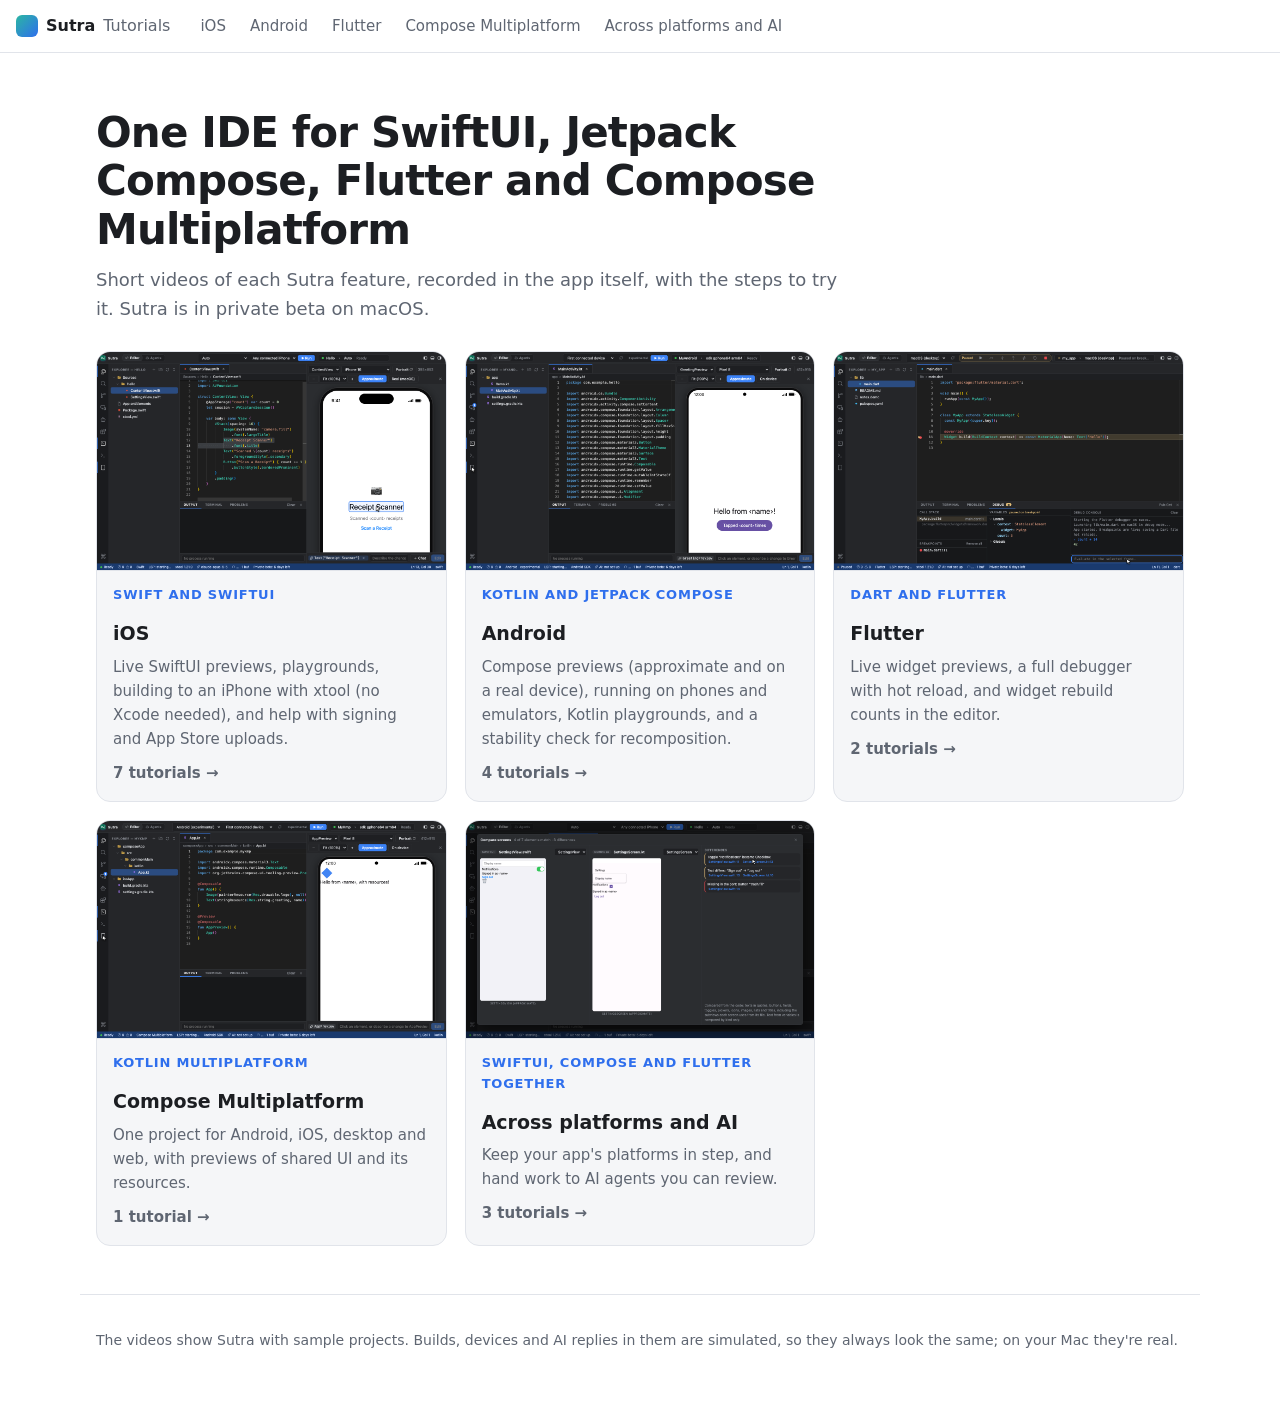
<file: index.html>
<!doctype html>
<html lang="en">
<head>
<meta charset="utf-8">
<meta name="viewport" content="width=device-width, initial-scale=1">
<title>Sutra Tutorials</title>
<meta name="description" content="One IDE for SwiftUI, Jetpack Compose, Flutter and Compose Multiplatform">
<link rel="stylesheet" href="style.css">
</head>
<body>
<nav class="nav" aria-label="Platforms">
  <a class="brand" href="index.html"><span class="logo" aria-hidden="true"></span>Sutra <span>Tutorials</span></a>
  <div class="links"><a href="ios.html">iOS</a><a href="android.html">Android</a><a href="flutter.html">Flutter</a><a href="multiplatform.html">Compose Multiplatform</a><a href="cross-platform.html">Across platforms and AI</a></div>
</nav>
<main>
<header class="hero">
  <h1>One IDE for SwiftUI, Jetpack Compose, Flutter and Compose Multiplatform</h1>
  <p>Short videos of each Sutra feature, recorded in the app itself, with the steps to try it. Sutra is in private beta on macOS.</p>
</header>
<section class="cards" aria-label="Platforms">
  <a class="card" href="ios.html">
    <img src="media/swiftui-preview.png" alt="" loading="lazy" width="640" height="400">
    <span class="card-body">
      <span class="eyebrow">Swift and SwiftUI</span>
      <strong>iOS</strong>
      <span>Live SwiftUI previews, playgrounds, building to an iPhone with xtool (no Xcode needed), and help with signing and App Store uploads.</span>
      <span class="count">7 tutorials →</span>
    </span>
  </a>
  <a class="card" href="android.html">
    <img src="media/compose-preview.png" alt="" loading="lazy" width="640" height="400">
    <span class="card-body">
      <span class="eyebrow">Kotlin and Jetpack Compose</span>
      <strong>Android</strong>
      <span>Compose previews (approximate and on a real device), running on phones and emulators, Kotlin playgrounds, and a stability check for recomposition.</span>
      <span class="count">4 tutorials →</span>
    </span>
  </a>
  <a class="card" href="flutter.html">
    <img src="media/flutter-debugging.png" alt="" loading="lazy" width="640" height="400">
    <span class="card-body">
      <span class="eyebrow">Dart and Flutter</span>
      <strong>Flutter</strong>
      <span>Live widget previews, a full debugger with hot reload, and widget rebuild counts in the editor.</span>
      <span class="count">2 tutorials →</span>
    </span>
  </a>
  <a class="card" href="multiplatform.html">
    <img src="media/kmp-targets.png" alt="" loading="lazy" width="640" height="400">
    <span class="card-body">
      <span class="eyebrow">Kotlin Multiplatform</span>
      <strong>Compose Multiplatform</strong>
      <span>One project for Android, iOS, desktop and web, with previews of shared UI and its resources.</span>
      <span class="count">1 tutorial →</span>
    </span>
  </a>
  <a class="card" href="cross-platform.html">
    <img src="media/compare-screens.png" alt="" loading="lazy" width="640" height="400">
    <span class="card-body">
      <span class="eyebrow">SwiftUI, Compose and Flutter together</span>
      <strong>Across platforms and AI</strong>
      <span>Keep your app's platforms in step, and hand work to AI agents you can review.</span>
      <span class="count">3 tutorials →</span>
    </span>
  </a>
</section>
</main>
<footer class="foot"><p>The videos show Sutra with sample projects. Builds, devices and AI replies in them are simulated, so they always look the same; on your Mac they're real.</p></footer>
</body>
</html>
</file>
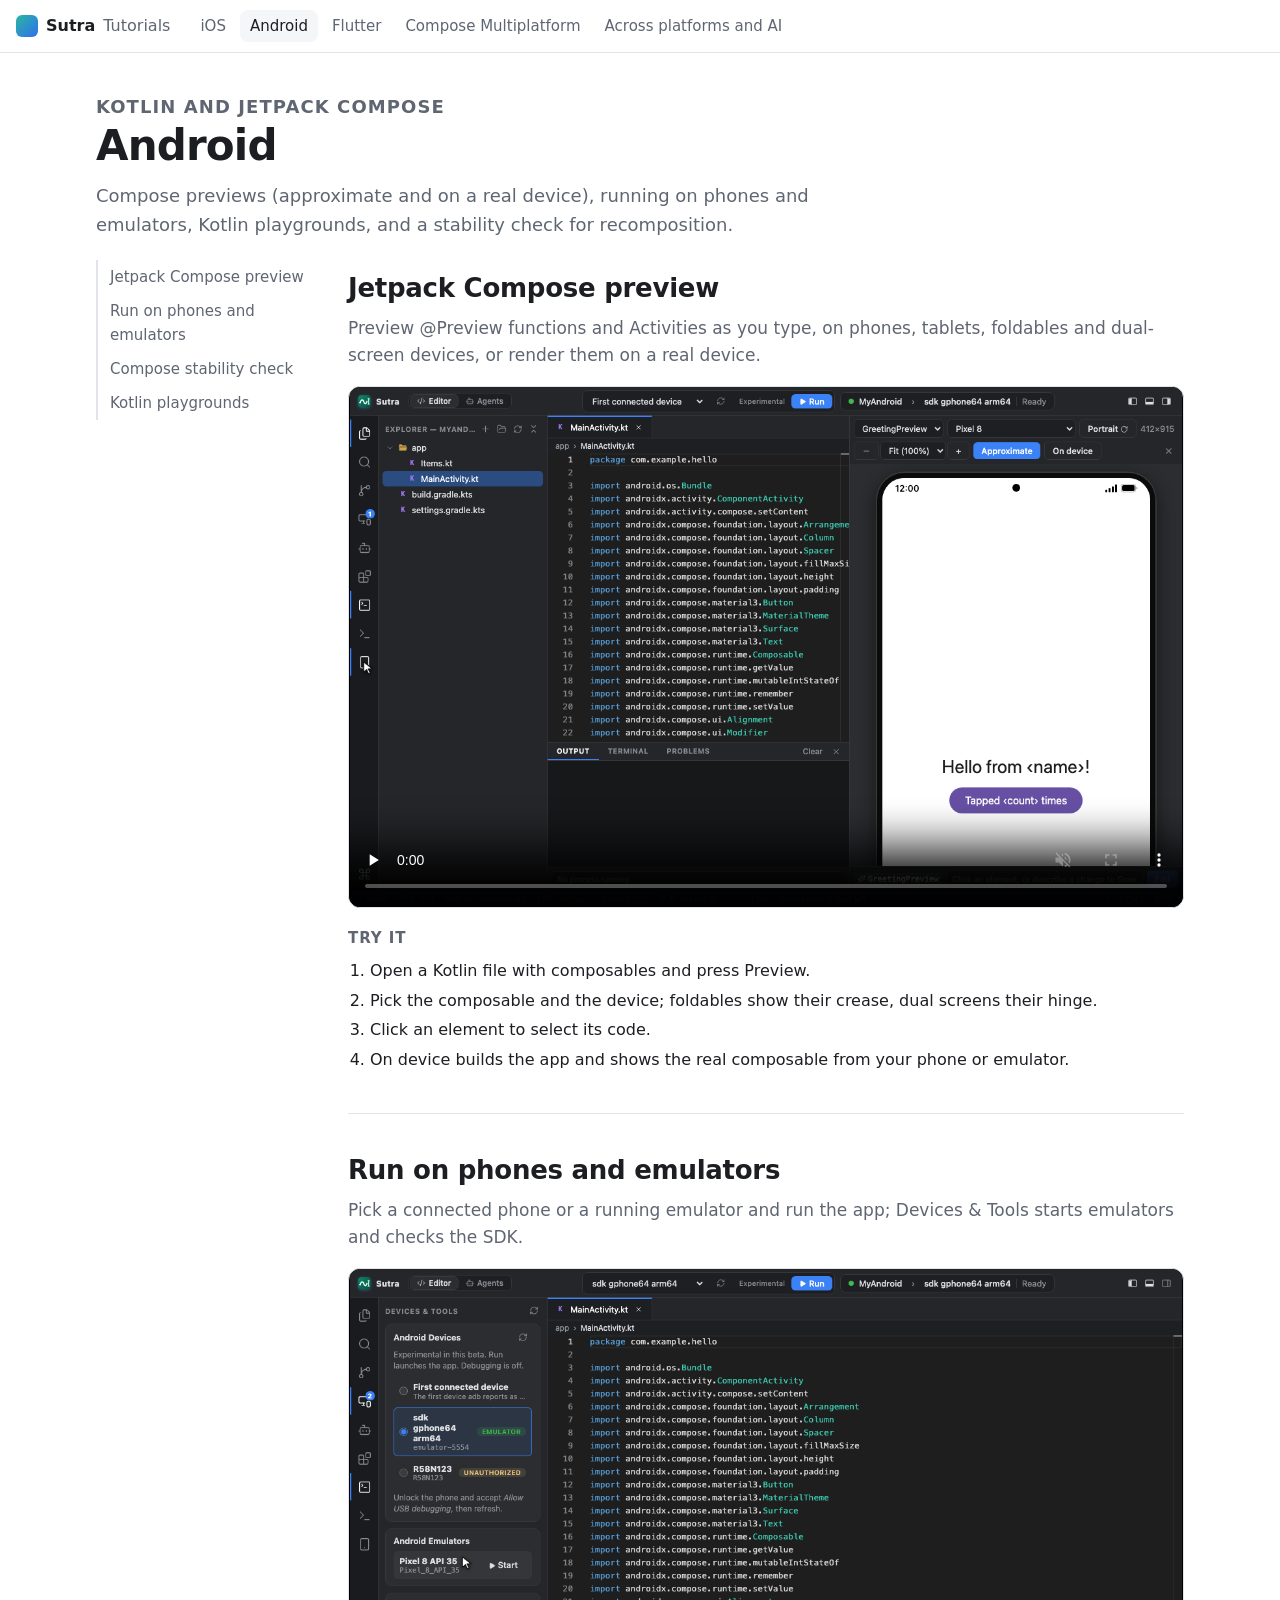
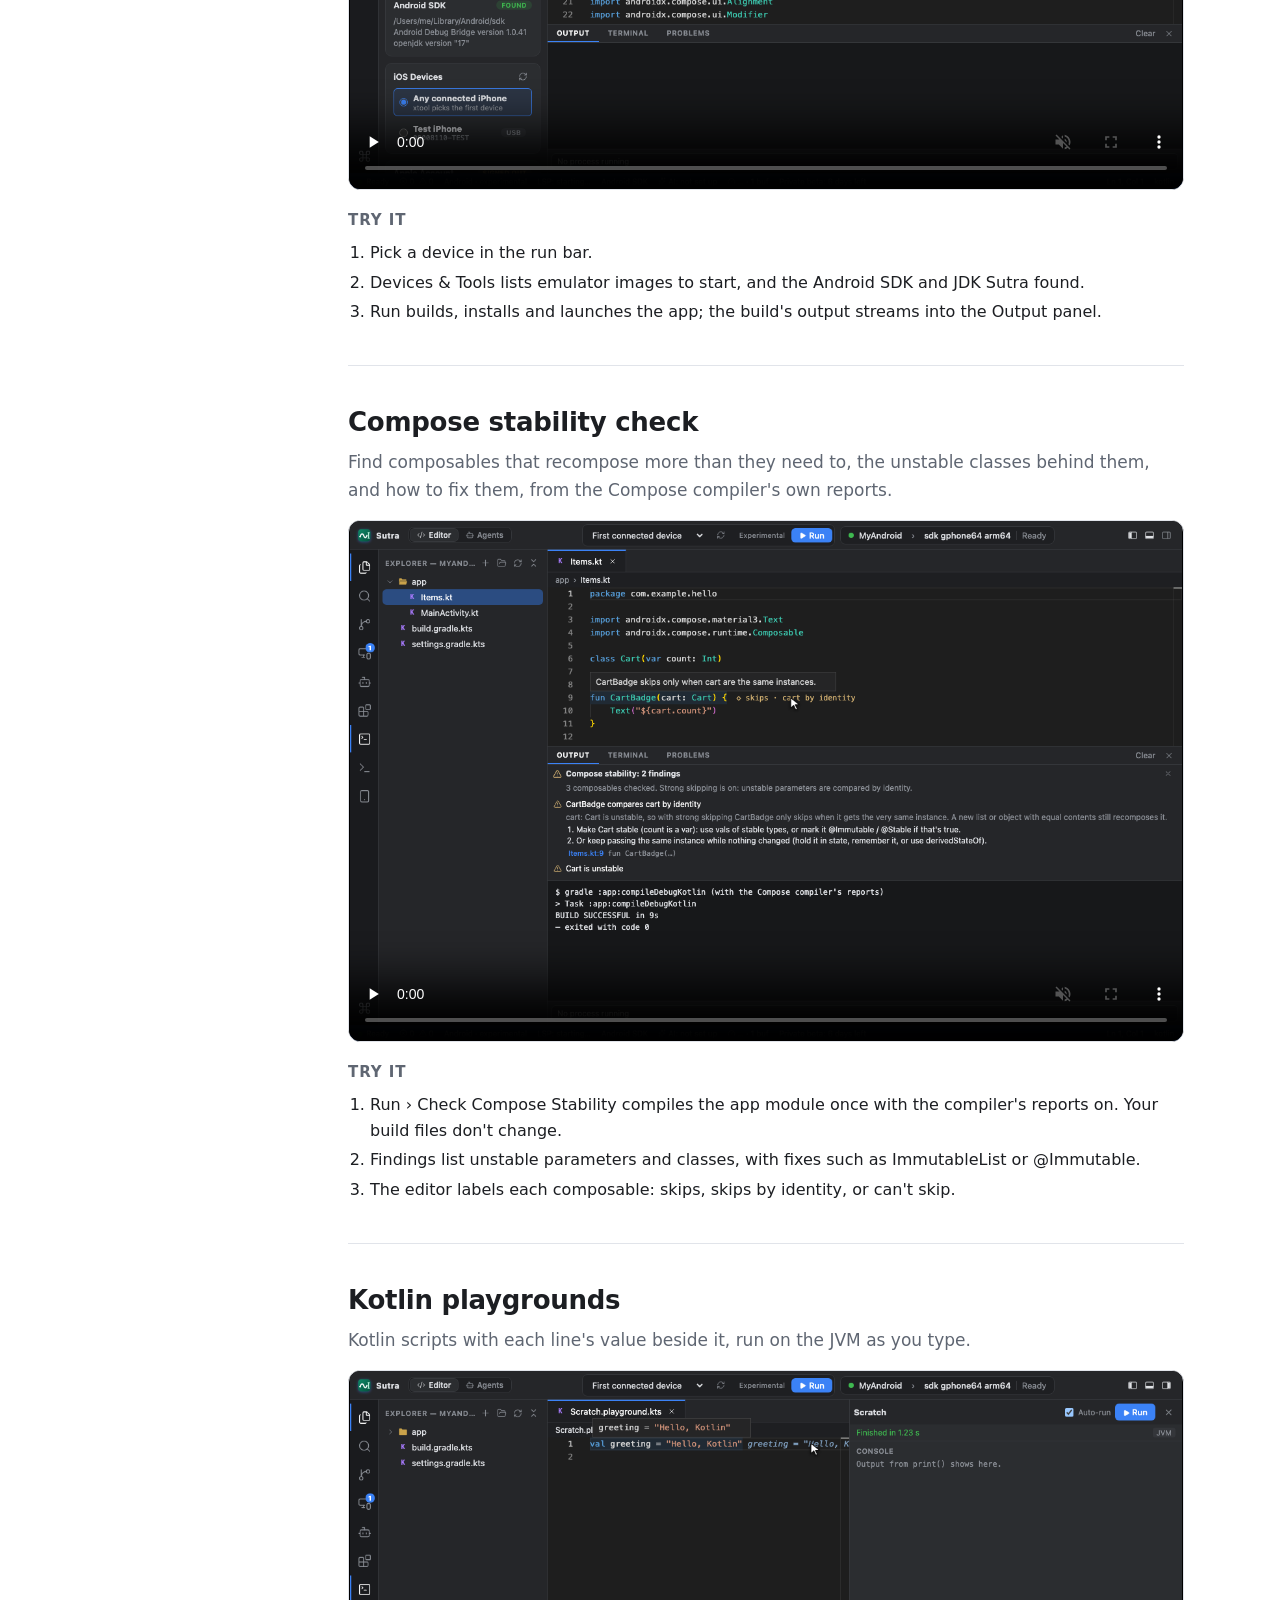
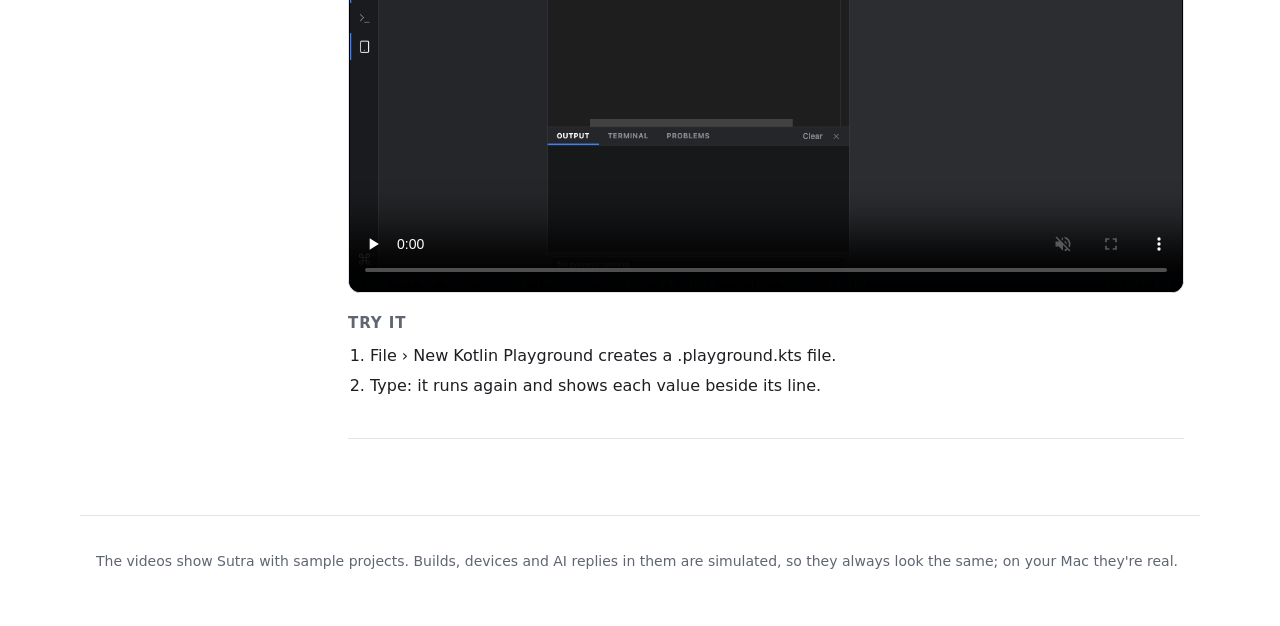
<file: android.html>
<!doctype html>
<html lang="en">
<head>
<meta charset="utf-8">
<meta name="viewport" content="width=device-width, initial-scale=1">
<title>Android · Sutra Tutorials</title>
<meta name="description" content="One IDE for SwiftUI, Jetpack Compose, Flutter and Compose Multiplatform">
<link rel="stylesheet" href="style.css">
</head>
<body>
<nav class="nav" aria-label="Platforms">
  <a class="brand" href="index.html"><span class="logo" aria-hidden="true"></span>Sutra <span>Tutorials</span></a>
  <div class="links"><a href="ios.html">iOS</a><a href="android.html" aria-current="page">Android</a><a href="flutter.html">Flutter</a><a href="multiplatform.html">Compose Multiplatform</a><a href="cross-platform.html">Across platforms and AI</a></div>
</nav>
<main>
<header class="hero small">
  <p class="eyebrow">Kotlin and Jetpack Compose</p>
  <h1>Android</h1>
  <p>Compose previews (approximate and on a real device), running on phones and emulators, Kotlin playgrounds, and a stability check for recomposition.</p>
</header>
<div class="layout">
  <aside class="toc" aria-label="On this page"><ol><li><a href="#compose-preview">Jetpack Compose preview</a></li><li><a href="#android-run">Run on phones and emulators</a></li><li><a href="#compose-stability">Compose stability check</a></li><li><a href="#kotlin-playground">Kotlin playgrounds</a></li></ol></aside>
  <div class="features">
    <article class="feature" id="compose-preview">
      <h2><a href="#compose-preview">Jetpack Compose preview</a></h2>
      <p class="summary">Preview @Preview functions and Activities as you type, on phones, tablets, foldables and dual-screen devices, or render them on a real device.</p>
      <figure class="video">
  <video controls muted playsinline preload="none" poster="media/compose-preview.png" aria-label="Jetpack Compose preview demo">
    <source src="media/compose-preview.webm" type="video/webm">
    <a href="media/compose-preview.webm">Download the Jetpack Compose preview video</a>
  </video>
</figure>
      <h3>Try it</h3>
      <ol class="steps"><li>Open a Kotlin file with composables and press Preview.</li><li>Pick the composable and the device; foldables show their crease, dual screens their hinge.</li><li>Click an element to select its code.</li><li>On device builds the app and shows the real composable from your phone or emulator.</li></ol>
    </article>
    <article class="feature" id="android-run">
      <h2><a href="#android-run">Run on phones and emulators</a></h2>
      <p class="summary">Pick a connected phone or a running emulator and run the app; Devices &amp; Tools starts emulators and checks the SDK.</p>
      <figure class="video">
  <video controls muted playsinline preload="none" poster="media/android-run.png" aria-label="Run on phones and emulators demo">
    <source src="media/android-run.webm" type="video/webm">
    <a href="media/android-run.webm">Download the Run on phones and emulators video</a>
  </video>
</figure>
      <h3>Try it</h3>
      <ol class="steps"><li>Pick a device in the run bar.</li><li>Devices &amp; Tools lists emulator images to start, and the Android SDK and JDK Sutra found.</li><li>Run builds, installs and launches the app; the build's output streams into the Output panel.</li></ol>
    </article>
    <article class="feature" id="compose-stability">
      <h2><a href="#compose-stability">Compose stability check</a></h2>
      <p class="summary">Find composables that recompose more than they need to, the unstable classes behind them, and how to fix them, from the Compose compiler's own reports.</p>
      <figure class="video">
  <video controls muted playsinline preload="none" poster="media/compose-stability.png" aria-label="Compose stability check demo">
    <source src="media/compose-stability.webm" type="video/webm">
    <a href="media/compose-stability.webm">Download the Compose stability check video</a>
  </video>
</figure>
      <h3>Try it</h3>
      <ol class="steps"><li>Run › Check Compose Stability compiles the app module once with the compiler's reports on. Your build files don't change.</li><li>Findings list unstable parameters and classes, with fixes such as ImmutableList or @Immutable.</li><li>The editor labels each composable: skips, skips by identity, or can't skip.</li></ol>
    </article>
    <article class="feature" id="kotlin-playground">
      <h2><a href="#kotlin-playground">Kotlin playgrounds</a></h2>
      <p class="summary">Kotlin scripts with each line's value beside it, run on the JVM as you type.</p>
      <figure class="video">
  <video controls muted playsinline preload="none" poster="media/kotlin-playground.png" aria-label="Kotlin playgrounds demo">
    <source src="media/kotlin-playground.webm" type="video/webm">
    <a href="media/kotlin-playground.webm">Download the Kotlin playgrounds video</a>
  </video>
</figure>
      <h3>Try it</h3>
      <ol class="steps"><li>File › New Kotlin Playground creates a .playground.kts file.</li><li>Type: it runs again and shows each value beside its line.</li></ol>
    </article>
  </div>
</div>
</main>
<footer class="foot"><p>The videos show Sutra with sample projects. Builds, devices and AI replies in them are simulated, so they always look the same; on your Mac they're real.</p></footer>
</body>
</html>
</file>
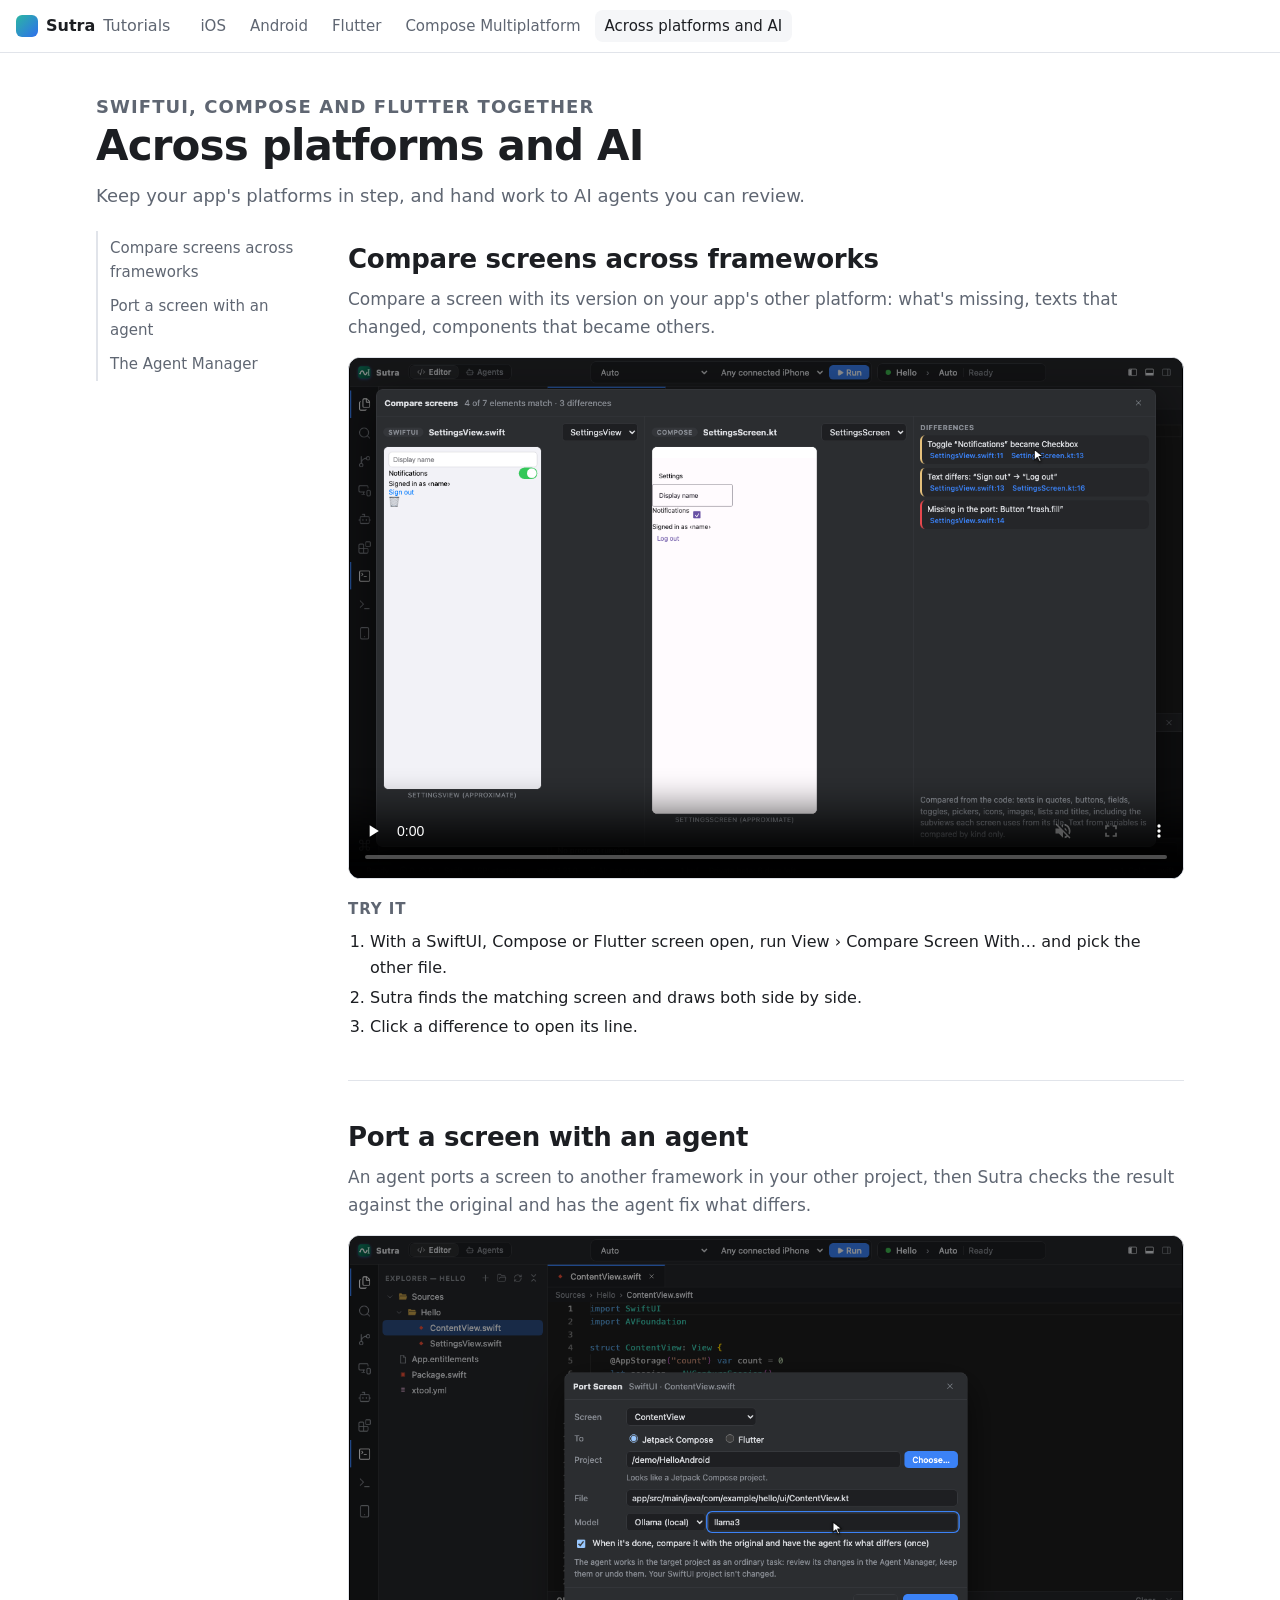
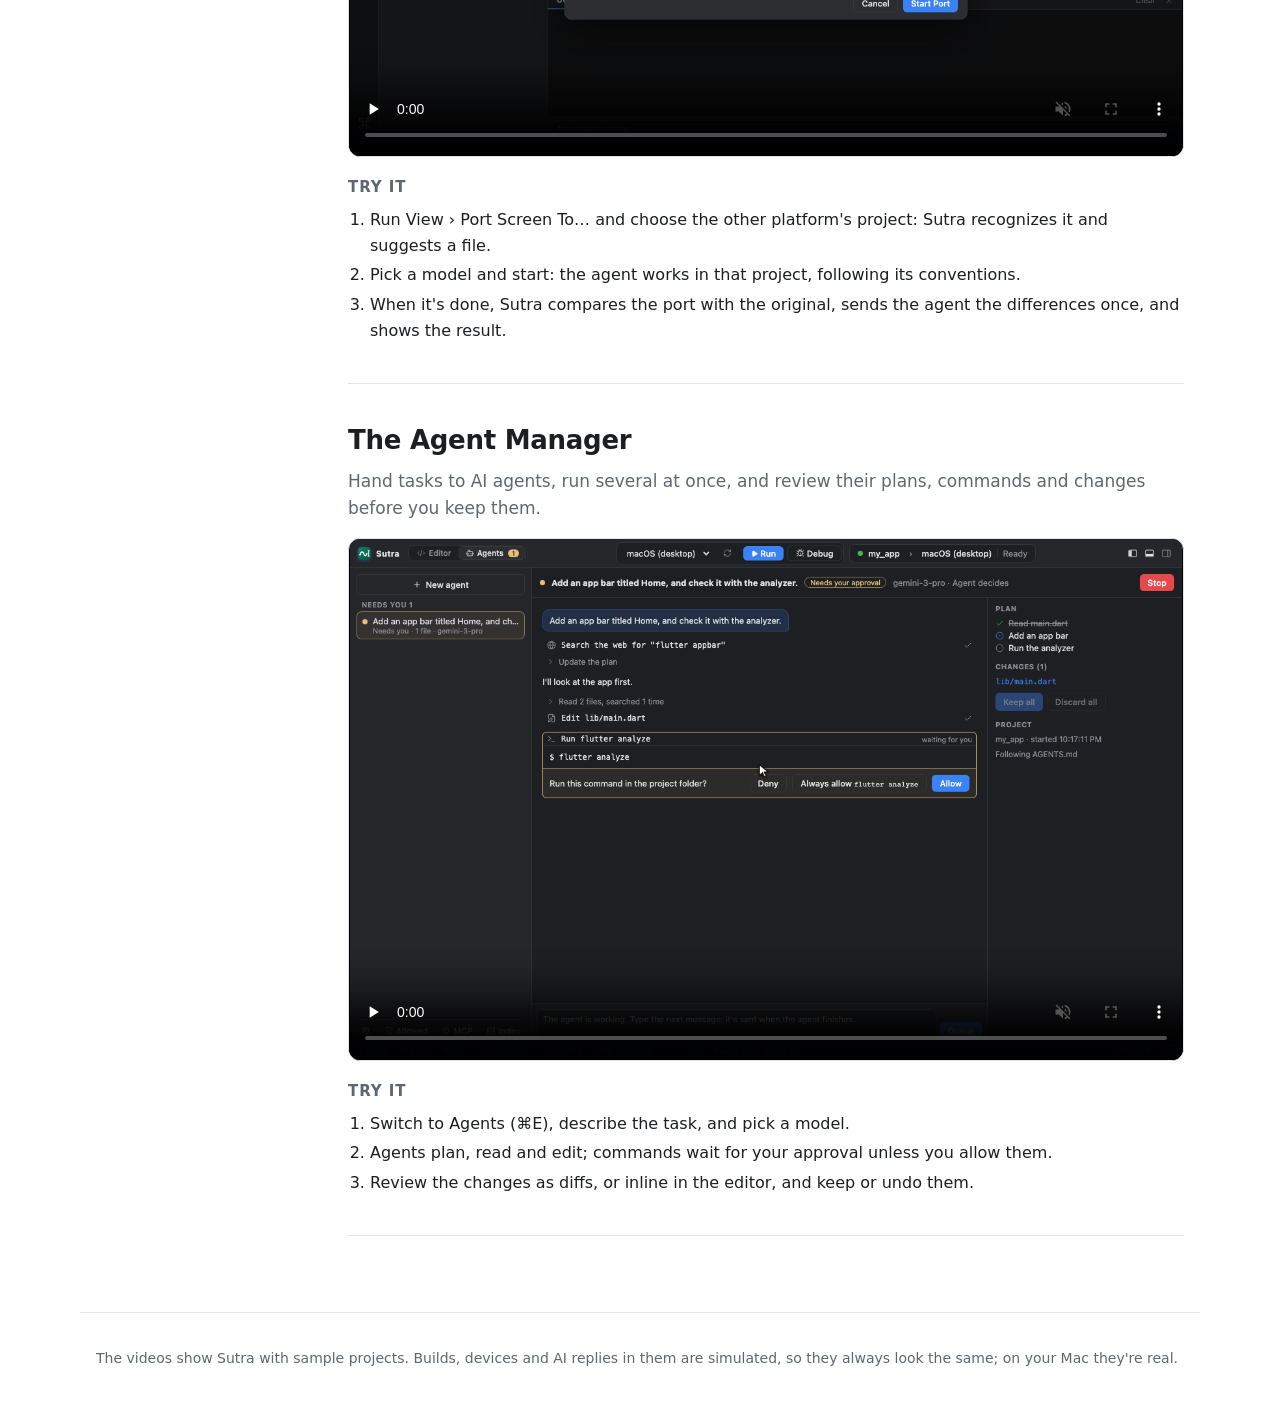
<file: cross-platform.html>
<!doctype html>
<html lang="en">
<head>
<meta charset="utf-8">
<meta name="viewport" content="width=device-width, initial-scale=1">
<title>Across platforms and AI · Sutra Tutorials</title>
<meta name="description" content="One IDE for SwiftUI, Jetpack Compose, Flutter and Compose Multiplatform">
<link rel="stylesheet" href="style.css">
</head>
<body>
<nav class="nav" aria-label="Platforms">
  <a class="brand" href="index.html"><span class="logo" aria-hidden="true"></span>Sutra <span>Tutorials</span></a>
  <div class="links"><a href="ios.html">iOS</a><a href="android.html">Android</a><a href="flutter.html">Flutter</a><a href="multiplatform.html">Compose Multiplatform</a><a href="cross-platform.html" aria-current="page">Across platforms and AI</a></div>
</nav>
<main>
<header class="hero small">
  <p class="eyebrow">SwiftUI, Compose and Flutter together</p>
  <h1>Across platforms and AI</h1>
  <p>Keep your app's platforms in step, and hand work to AI agents you can review.</p>
</header>
<div class="layout">
  <aside class="toc" aria-label="On this page"><ol><li><a href="#compare-screens">Compare screens across frameworks</a></li><li><a href="#port-screen">Port a screen with an agent</a></li><li><a href="#agent-manager">The Agent Manager</a></li></ol></aside>
  <div class="features">
    <article class="feature" id="compare-screens">
      <h2><a href="#compare-screens">Compare screens across frameworks</a></h2>
      <p class="summary">Compare a screen with its version on your app's other platform: what's missing, texts that changed, components that became others.</p>
      <figure class="video">
  <video controls muted playsinline preload="none" poster="media/compare-screens.png" aria-label="Compare screens across frameworks demo">
    <source src="media/compare-screens.webm" type="video/webm">
    <a href="media/compare-screens.webm">Download the Compare screens across frameworks video</a>
  </video>
</figure>
      <h3>Try it</h3>
      <ol class="steps"><li>With a SwiftUI, Compose or Flutter screen open, run View › Compare Screen With… and pick the other file.</li><li>Sutra finds the matching screen and draws both side by side.</li><li>Click a difference to open its line.</li></ol>
    </article>
    <article class="feature" id="port-screen">
      <h2><a href="#port-screen">Port a screen with an agent</a></h2>
      <p class="summary">An agent ports a screen to another framework in your other project, then Sutra checks the result against the original and has the agent fix what differs.</p>
      <figure class="video">
  <video controls muted playsinline preload="none" poster="media/port-screen.png" aria-label="Port a screen with an agent demo">
    <source src="media/port-screen.webm" type="video/webm">
    <a href="media/port-screen.webm">Download the Port a screen with an agent video</a>
  </video>
</figure>
      <h3>Try it</h3>
      <ol class="steps"><li>Run View › Port Screen To… and choose the other platform's project: Sutra recognizes it and suggests a file.</li><li>Pick a model and start: the agent works in that project, following its conventions.</li><li>When it's done, Sutra compares the port with the original, sends the agent the differences once, and shows the result.</li></ol>
    </article>
    <article class="feature" id="agent-manager">
      <h2><a href="#agent-manager">The Agent Manager</a></h2>
      <p class="summary">Hand tasks to AI agents, run several at once, and review their plans, commands and changes before you keep them.</p>
      <figure class="video">
  <video controls muted playsinline preload="none" poster="media/agent-manager.png" aria-label="The Agent Manager demo">
    <source src="media/agent-manager.webm" type="video/webm">
    <a href="media/agent-manager.webm">Download the The Agent Manager video</a>
  </video>
</figure>
      <h3>Try it</h3>
      <ol class="steps"><li>Switch to Agents (⌘E), describe the task, and pick a model.</li><li>Agents plan, read and edit; commands wait for your approval unless you allow them.</li><li>Review the changes as diffs, or inline in the editor, and keep or undo them.</li></ol>
    </article>
  </div>
</div>
</main>
<footer class="foot"><p>The videos show Sutra with sample projects. Builds, devices and AI replies in them are simulated, so they always look the same; on your Mac they're real.</p></footer>
</body>
</html>
</file>
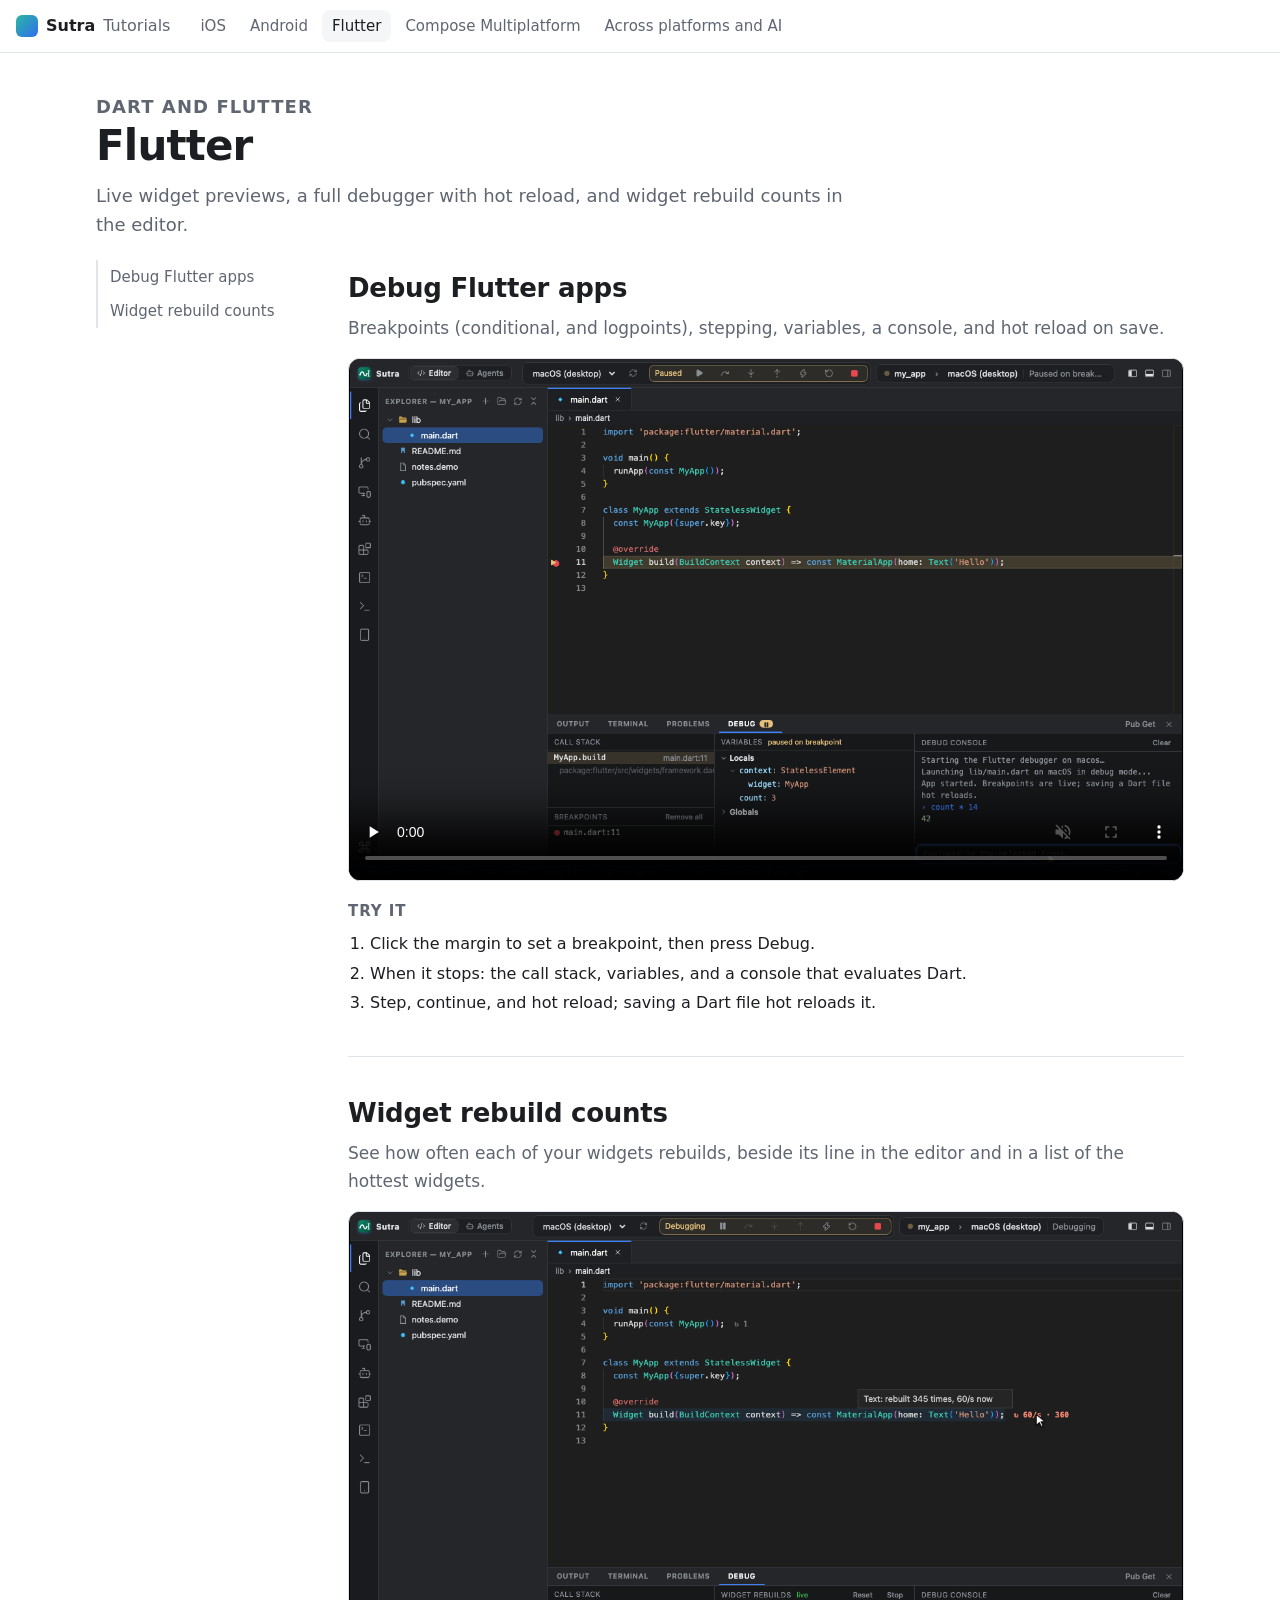
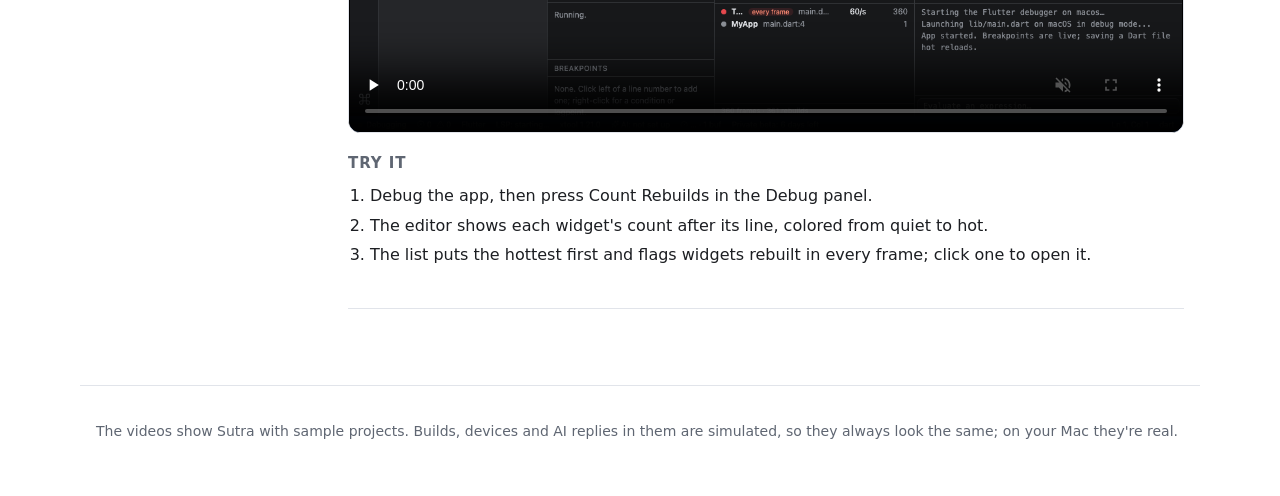
<file: flutter.html>
<!doctype html>
<html lang="en">
<head>
<meta charset="utf-8">
<meta name="viewport" content="width=device-width, initial-scale=1">
<title>Flutter · Sutra Tutorials</title>
<meta name="description" content="One IDE for SwiftUI, Jetpack Compose, Flutter and Compose Multiplatform">
<link rel="stylesheet" href="style.css">
</head>
<body>
<nav class="nav" aria-label="Platforms">
  <a class="brand" href="index.html"><span class="logo" aria-hidden="true"></span>Sutra <span>Tutorials</span></a>
  <div class="links"><a href="ios.html">iOS</a><a href="android.html">Android</a><a href="flutter.html" aria-current="page">Flutter</a><a href="multiplatform.html">Compose Multiplatform</a><a href="cross-platform.html">Across platforms and AI</a></div>
</nav>
<main>
<header class="hero small">
  <p class="eyebrow">Dart and Flutter</p>
  <h1>Flutter</h1>
  <p>Live widget previews, a full debugger with hot reload, and widget rebuild counts in the editor.</p>
</header>
<div class="layout">
  <aside class="toc" aria-label="On this page"><ol><li><a href="#flutter-debugging">Debug Flutter apps</a></li><li><a href="#flutter-rebuilds">Widget rebuild counts</a></li></ol></aside>
  <div class="features">
    <article class="feature" id="flutter-debugging">
      <h2><a href="#flutter-debugging">Debug Flutter apps</a></h2>
      <p class="summary">Breakpoints (conditional, and logpoints), stepping, variables, a console, and hot reload on save.</p>
      <figure class="video">
  <video controls muted playsinline preload="none" poster="media/flutter-debugging.png" aria-label="Debug Flutter apps demo">
    <source src="media/flutter-debugging.webm" type="video/webm">
    <a href="media/flutter-debugging.webm">Download the Debug Flutter apps video</a>
  </video>
</figure>
      <h3>Try it</h3>
      <ol class="steps"><li>Click the margin to set a breakpoint, then press Debug.</li><li>When it stops: the call stack, variables, and a console that evaluates Dart.</li><li>Step, continue, and hot reload; saving a Dart file hot reloads it.</li></ol>
    </article>
    <article class="feature" id="flutter-rebuilds">
      <h2><a href="#flutter-rebuilds">Widget rebuild counts</a></h2>
      <p class="summary">See how often each of your widgets rebuilds, beside its line in the editor and in a list of the hottest widgets.</p>
      <figure class="video">
  <video controls muted playsinline preload="none" poster="media/flutter-rebuilds.png" aria-label="Widget rebuild counts demo">
    <source src="media/flutter-rebuilds.webm" type="video/webm">
    <a href="media/flutter-rebuilds.webm">Download the Widget rebuild counts video</a>
  </video>
</figure>
      <h3>Try it</h3>
      <ol class="steps"><li>Debug the app, then press Count Rebuilds in the Debug panel.</li><li>The editor shows each widget's count after its line, colored from quiet to hot.</li><li>The list puts the hottest first and flags widgets rebuilt in every frame; click one to open it.</li></ol>
    </article>
  </div>
</div>
</main>
<footer class="foot"><p>The videos show Sutra with sample projects. Builds, devices and AI replies in them are simulated, so they always look the same; on your Mac they're real.</p></footer>
</body>
</html>
</file>
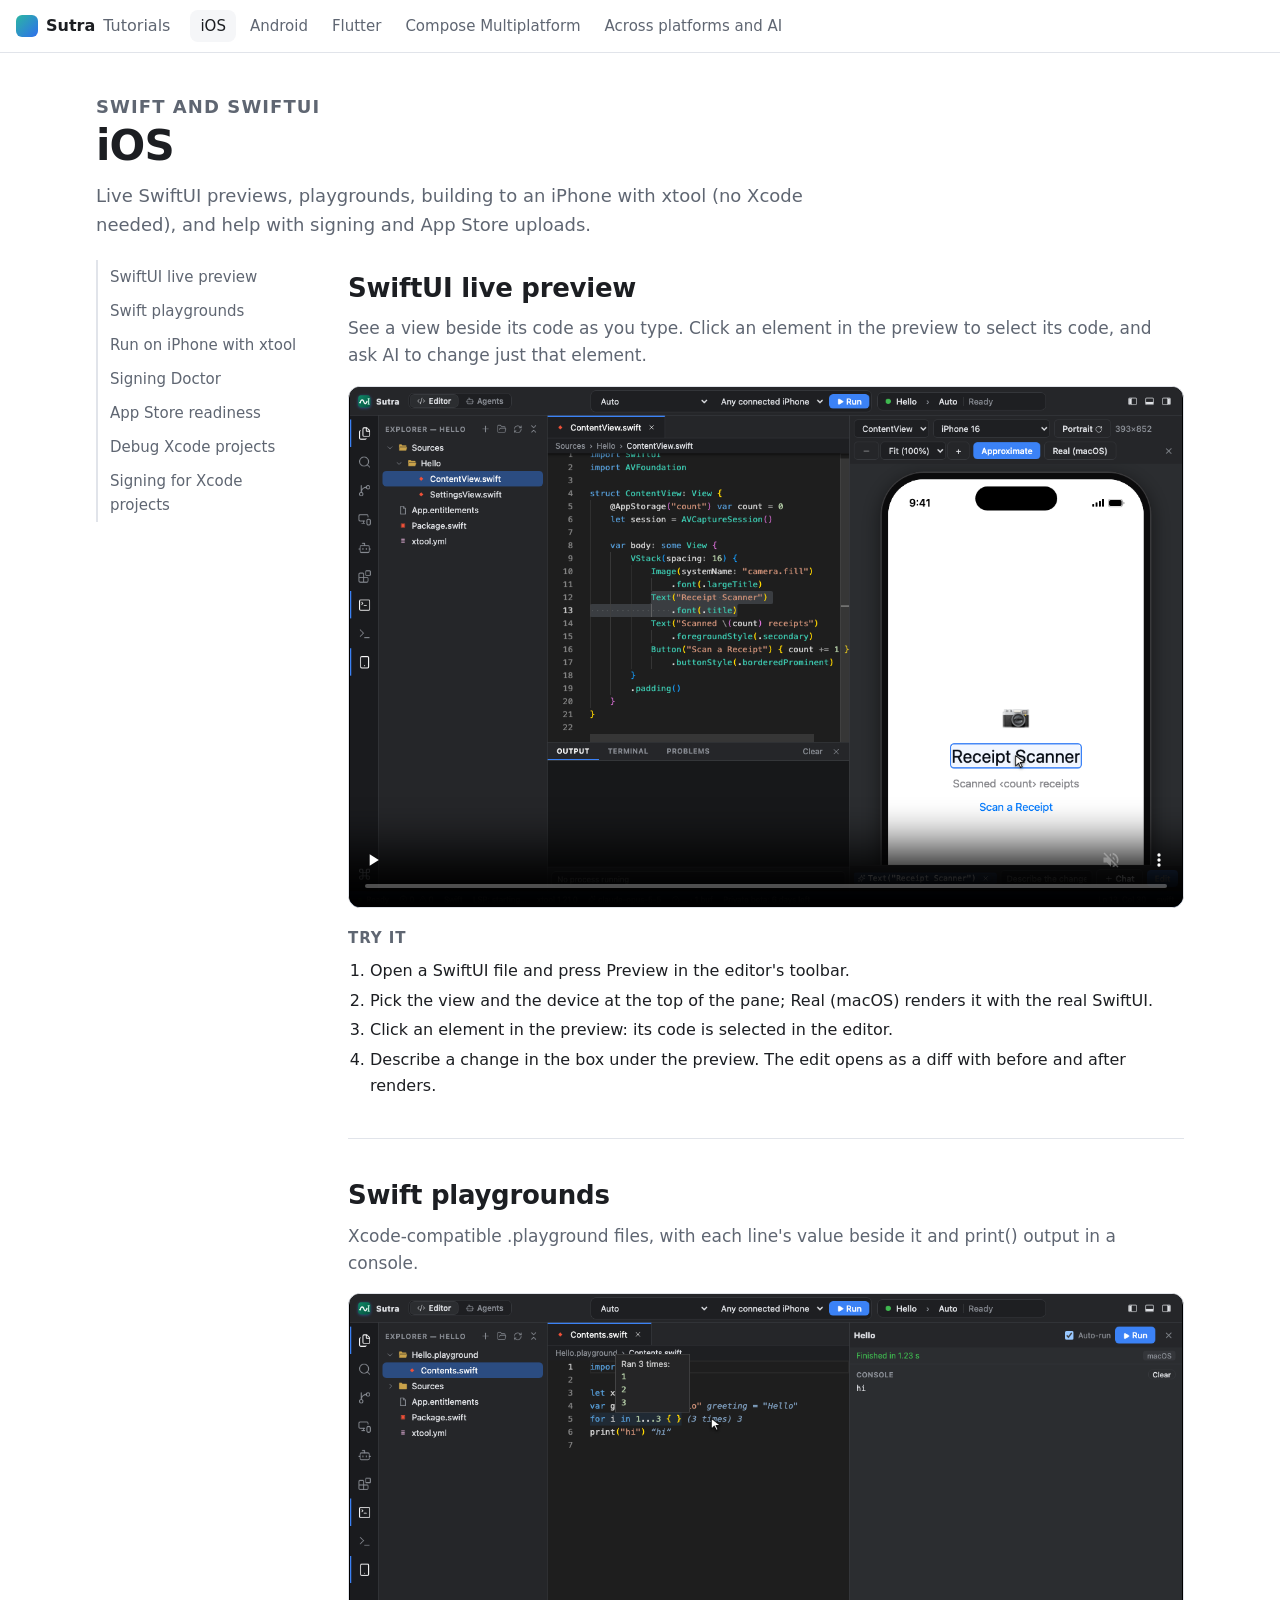
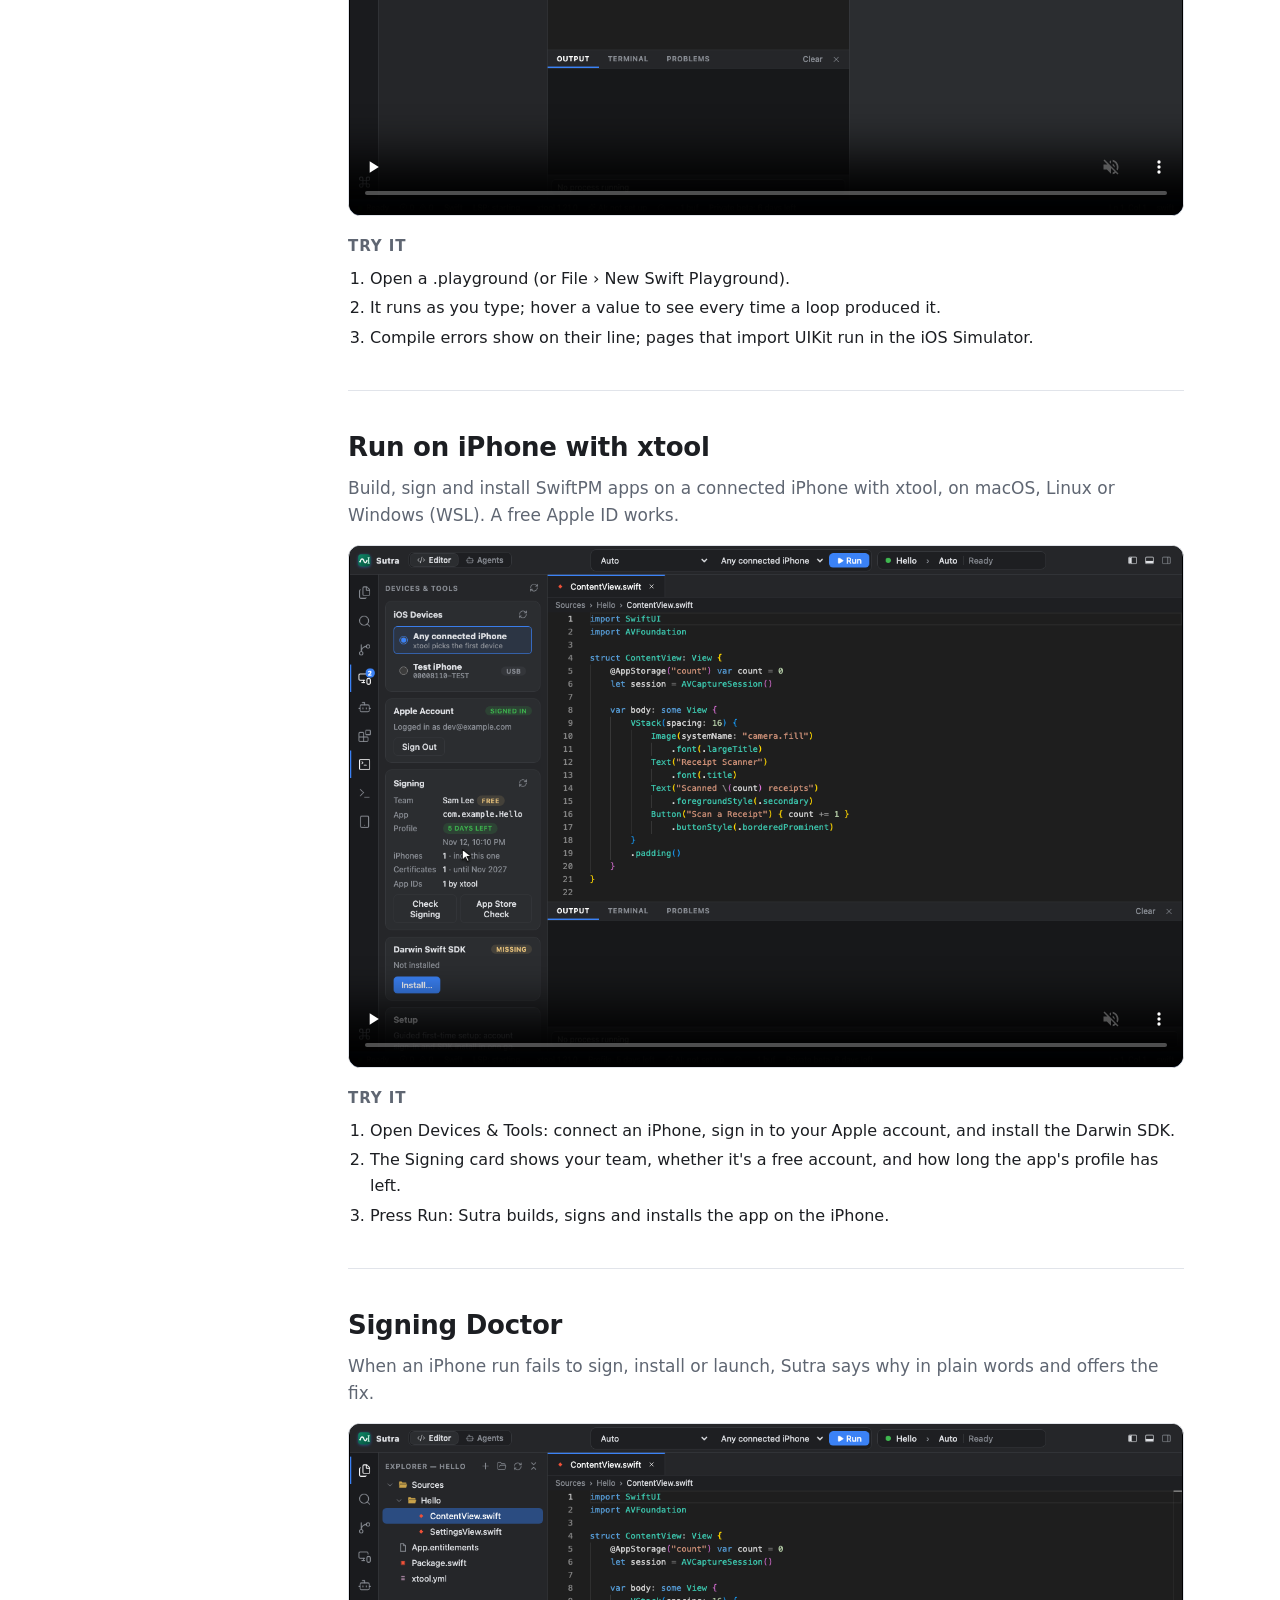
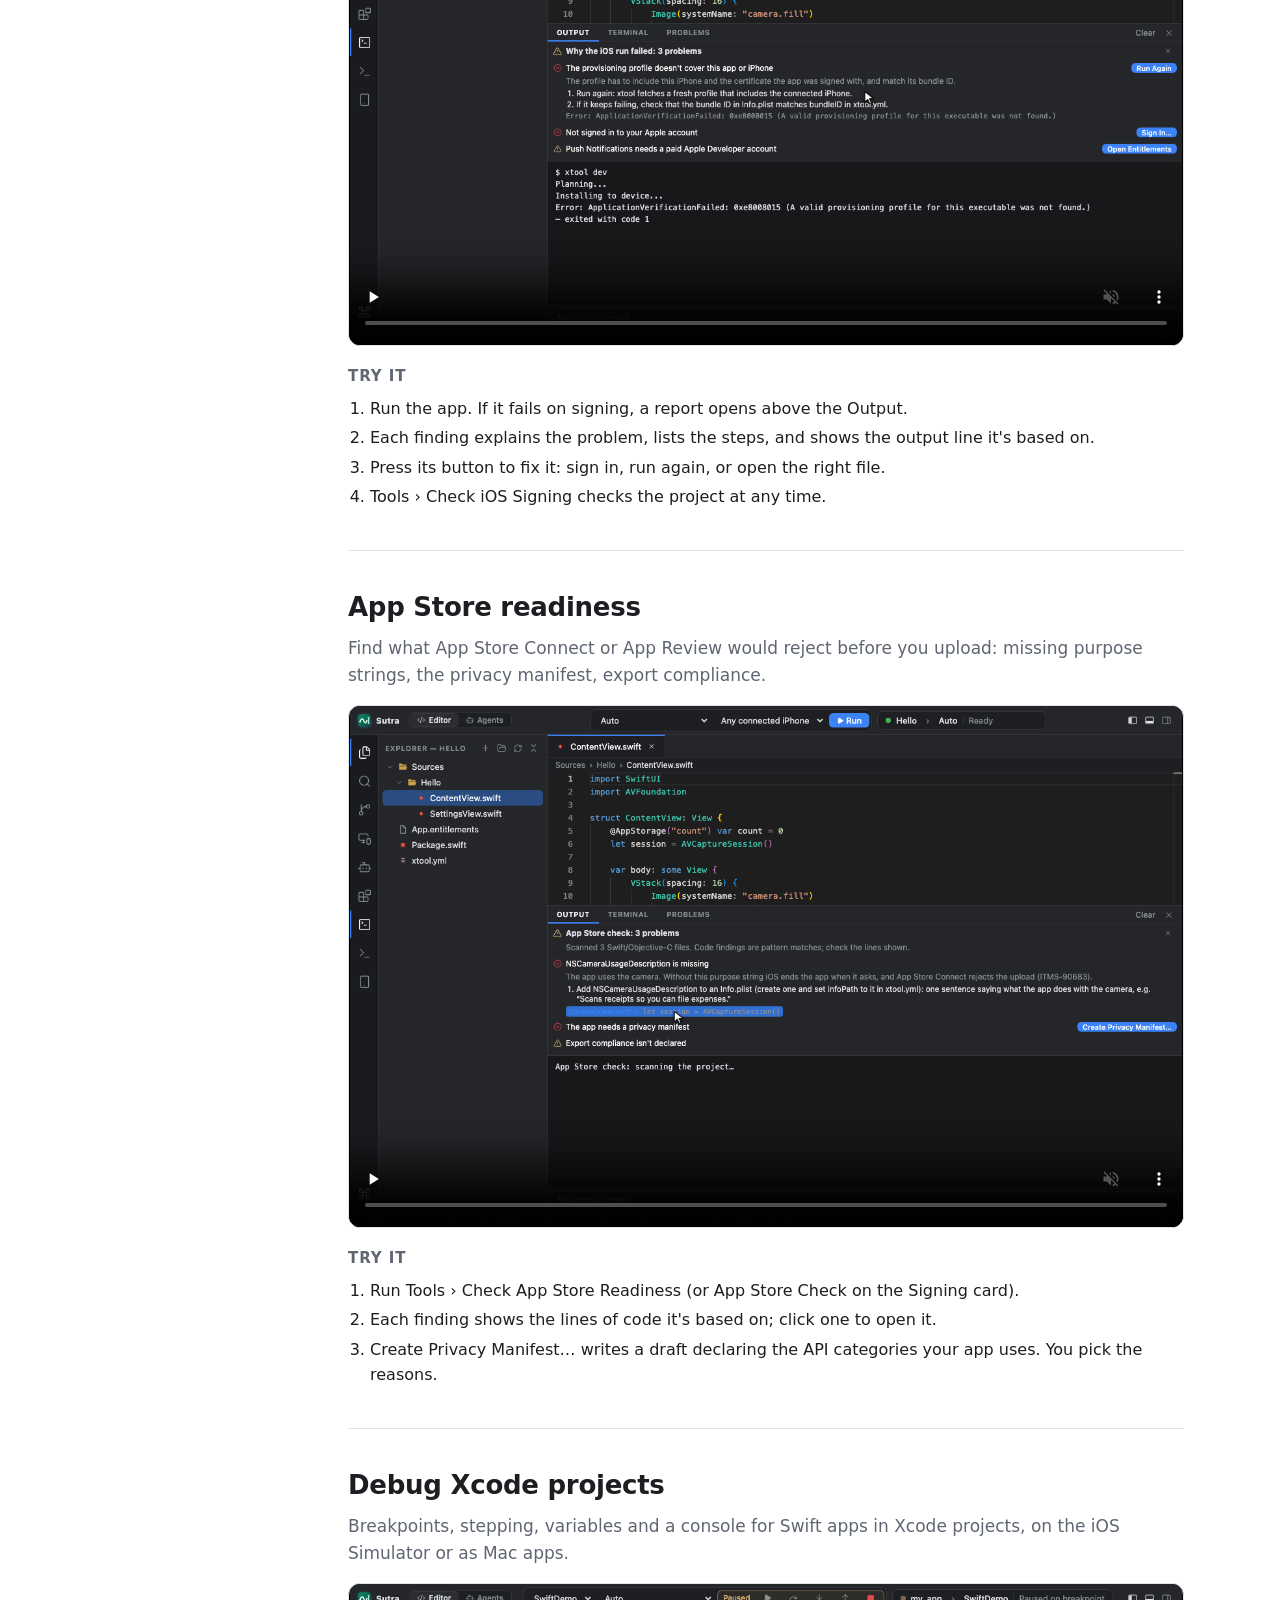
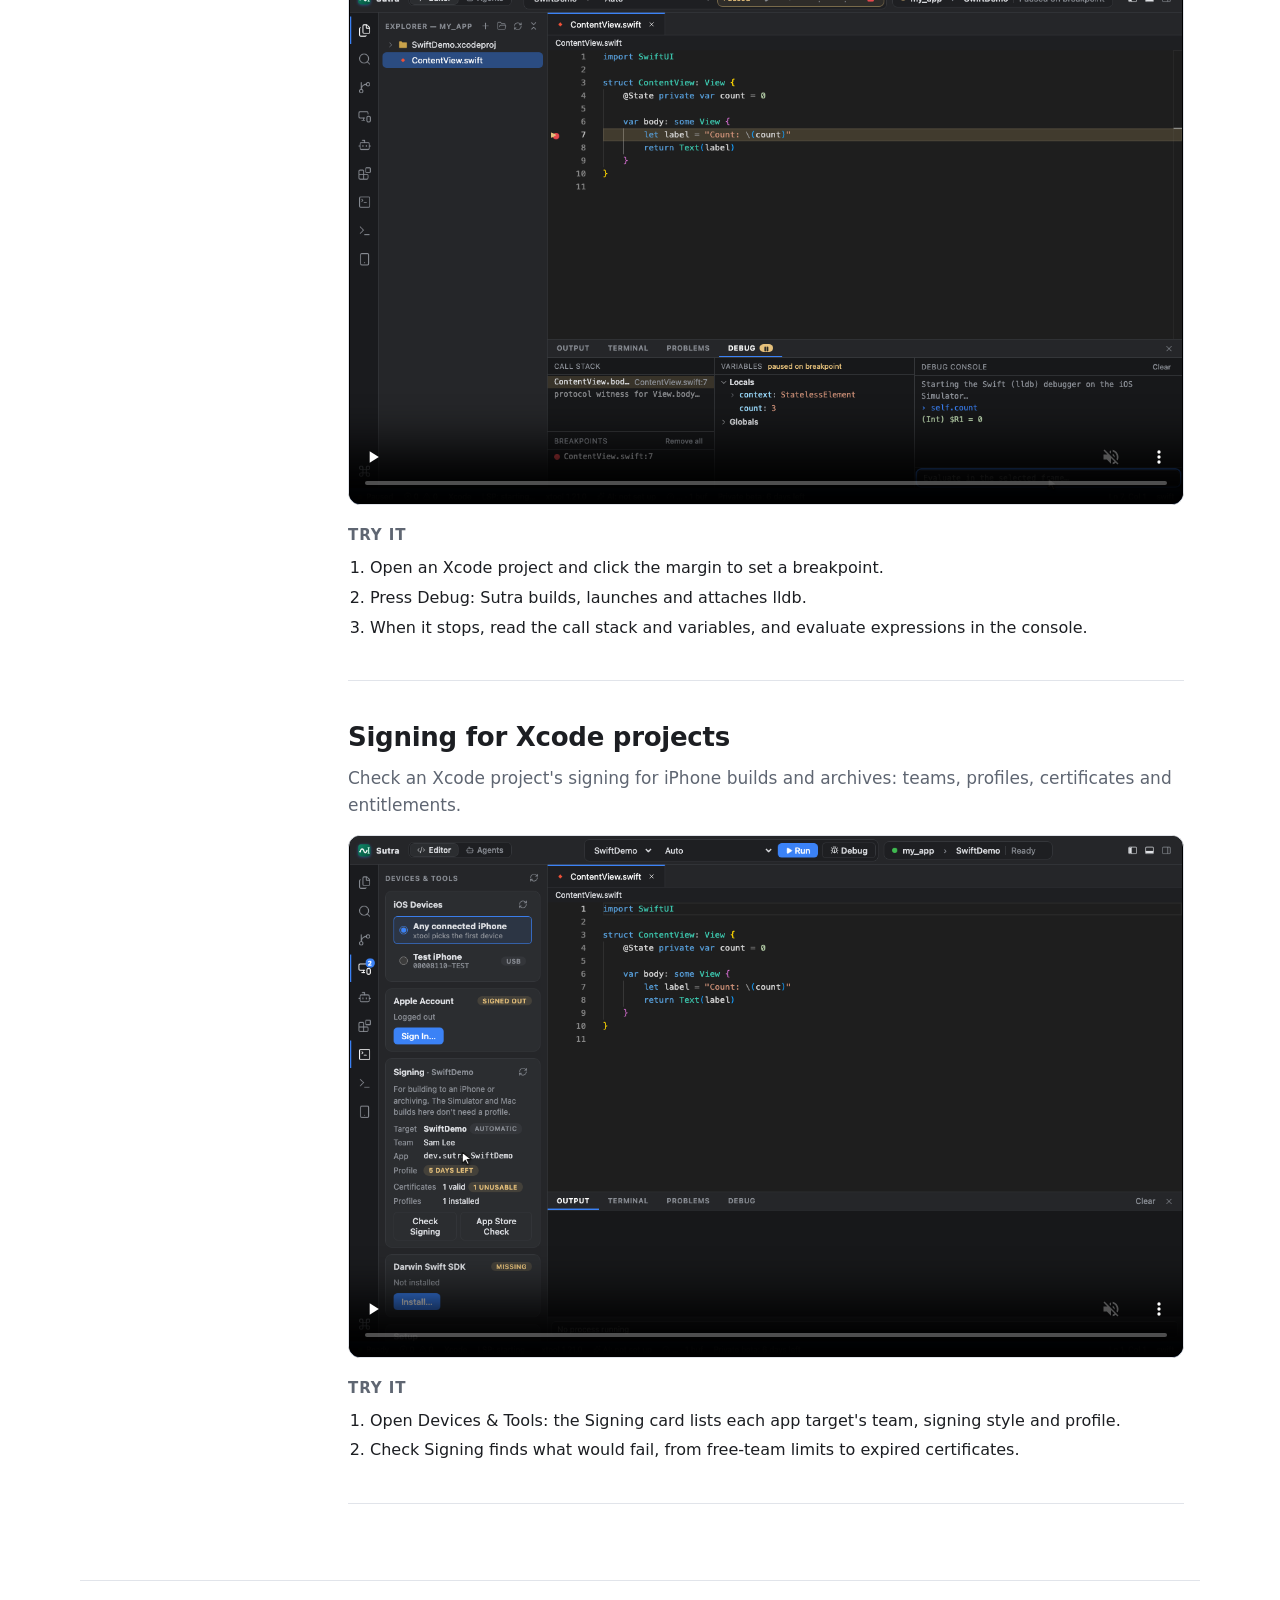
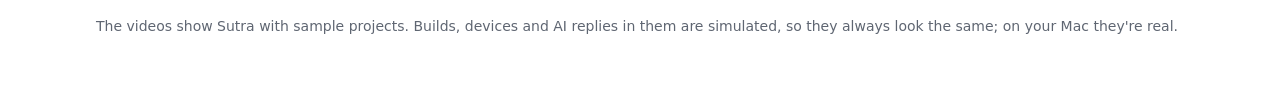
<file: ios.html>
<!doctype html>
<html lang="en">
<head>
<meta charset="utf-8">
<meta name="viewport" content="width=device-width, initial-scale=1">
<title>iOS · Sutra Tutorials</title>
<meta name="description" content="One IDE for SwiftUI, Jetpack Compose, Flutter and Compose Multiplatform">
<link rel="stylesheet" href="style.css">
</head>
<body>
<nav class="nav" aria-label="Platforms">
  <a class="brand" href="index.html"><span class="logo" aria-hidden="true"></span>Sutra <span>Tutorials</span></a>
  <div class="links"><a href="ios.html" aria-current="page">iOS</a><a href="android.html">Android</a><a href="flutter.html">Flutter</a><a href="multiplatform.html">Compose Multiplatform</a><a href="cross-platform.html">Across platforms and AI</a></div>
</nav>
<main>
<header class="hero small">
  <p class="eyebrow">Swift and SwiftUI</p>
  <h1>iOS</h1>
  <p>Live SwiftUI previews, playgrounds, building to an iPhone with xtool (no Xcode needed), and help with signing and App Store uploads.</p>
</header>
<div class="layout">
  <aside class="toc" aria-label="On this page"><ol><li><a href="#swiftui-preview">SwiftUI live preview</a></li><li><a href="#swift-playground">Swift playgrounds</a></li><li><a href="#xtool-devices">Run on iPhone with xtool</a></li><li><a href="#signing-doctor">Signing Doctor</a></li><li><a href="#app-store-check">App Store readiness</a></li><li><a href="#xcode-debugging">Debug Xcode projects</a></li><li><a href="#xcode-signing">Signing for Xcode projects</a></li></ol></aside>
  <div class="features">
    <article class="feature" id="swiftui-preview">
      <h2><a href="#swiftui-preview">SwiftUI live preview</a></h2>
      <p class="summary">See a view beside its code as you type. Click an element in the preview to select its code, and ask AI to change just that element.</p>
      <figure class="video">
  <video controls muted playsinline preload="none" poster="media/swiftui-preview.png" aria-label="SwiftUI live preview demo">
    <source src="media/swiftui-preview.webm" type="video/webm">
    <a href="media/swiftui-preview.webm">Download the SwiftUI live preview video</a>
  </video>
</figure>
      <h3>Try it</h3>
      <ol class="steps"><li>Open a SwiftUI file and press Preview in the editor's toolbar.</li><li>Pick the view and the device at the top of the pane; Real (macOS) renders it with the real SwiftUI.</li><li>Click an element in the preview: its code is selected in the editor.</li><li>Describe a change in the box under the preview. The edit opens as a diff with before and after renders.</li></ol>
    </article>
    <article class="feature" id="swift-playground">
      <h2><a href="#swift-playground">Swift playgrounds</a></h2>
      <p class="summary">Xcode-compatible .playground files, with each line's value beside it and print() output in a console.</p>
      <figure class="video">
  <video controls muted playsinline preload="none" poster="media/swift-playground.png" aria-label="Swift playgrounds demo">
    <source src="media/swift-playground.webm" type="video/webm">
    <a href="media/swift-playground.webm">Download the Swift playgrounds video</a>
  </video>
</figure>
      <h3>Try it</h3>
      <ol class="steps"><li>Open a .playground (or File › New Swift Playground).</li><li>It runs as you type; hover a value to see every time a loop produced it.</li><li>Compile errors show on their line; pages that import UIKit run in the iOS Simulator.</li></ol>
    </article>
    <article class="feature" id="xtool-devices">
      <h2><a href="#xtool-devices">Run on iPhone with xtool</a></h2>
      <p class="summary">Build, sign and install SwiftPM apps on a connected iPhone with xtool, on macOS, Linux or Windows (WSL). A free Apple ID works.</p>
      <figure class="video">
  <video controls muted playsinline preload="none" poster="media/xtool-devices.png" aria-label="Run on iPhone with xtool demo">
    <source src="media/xtool-devices.webm" type="video/webm">
    <a href="media/xtool-devices.webm">Download the Run on iPhone with xtool video</a>
  </video>
</figure>
      <h3>Try it</h3>
      <ol class="steps"><li>Open Devices &amp; Tools: connect an iPhone, sign in to your Apple account, and install the Darwin SDK.</li><li>The Signing card shows your team, whether it's a free account, and how long the app's profile has left.</li><li>Press Run: Sutra builds, signs and installs the app on the iPhone.</li></ol>
    </article>
    <article class="feature" id="signing-doctor">
      <h2><a href="#signing-doctor">Signing Doctor</a></h2>
      <p class="summary">When an iPhone run fails to sign, install or launch, Sutra says why in plain words and offers the fix.</p>
      <figure class="video">
  <video controls muted playsinline preload="none" poster="media/signing-doctor.png" aria-label="Signing Doctor demo">
    <source src="media/signing-doctor.webm" type="video/webm">
    <a href="media/signing-doctor.webm">Download the Signing Doctor video</a>
  </video>
</figure>
      <h3>Try it</h3>
      <ol class="steps"><li>Run the app. If it fails on signing, a report opens above the Output.</li><li>Each finding explains the problem, lists the steps, and shows the output line it's based on.</li><li>Press its button to fix it: sign in, run again, or open the right file.</li><li>Tools › Check iOS Signing checks the project at any time.</li></ol>
    </article>
    <article class="feature" id="app-store-check">
      <h2><a href="#app-store-check">App Store readiness</a></h2>
      <p class="summary">Find what App Store Connect or App Review would reject before you upload: missing purpose strings, the privacy manifest, export compliance.</p>
      <figure class="video">
  <video controls muted playsinline preload="none" poster="media/app-store-check.png" aria-label="App Store readiness demo">
    <source src="media/app-store-check.webm" type="video/webm">
    <a href="media/app-store-check.webm">Download the App Store readiness video</a>
  </video>
</figure>
      <h3>Try it</h3>
      <ol class="steps"><li>Run Tools › Check App Store Readiness (or App Store Check on the Signing card).</li><li>Each finding shows the lines of code it's based on; click one to open it.</li><li>Create Privacy Manifest… writes a draft declaring the API categories your app uses. You pick the reasons.</li></ol>
    </article>
    <article class="feature" id="xcode-debugging">
      <h2><a href="#xcode-debugging">Debug Xcode projects</a></h2>
      <p class="summary">Breakpoints, stepping, variables and a console for Swift apps in Xcode projects, on the iOS Simulator or as Mac apps.</p>
      <figure class="video">
  <video controls muted playsinline preload="none" poster="media/xcode-debugging.png" aria-label="Debug Xcode projects demo">
    <source src="media/xcode-debugging.webm" type="video/webm">
    <a href="media/xcode-debugging.webm">Download the Debug Xcode projects video</a>
  </video>
</figure>
      <h3>Try it</h3>
      <ol class="steps"><li>Open an Xcode project and click the margin to set a breakpoint.</li><li>Press Debug: Sutra builds, launches and attaches lldb.</li><li>When it stops, read the call stack and variables, and evaluate expressions in the console.</li></ol>
    </article>
    <article class="feature" id="xcode-signing">
      <h2><a href="#xcode-signing">Signing for Xcode projects</a></h2>
      <p class="summary">Check an Xcode project's signing for iPhone builds and archives: teams, profiles, certificates and entitlements.</p>
      <figure class="video">
  <video controls muted playsinline preload="none" poster="media/xcode-signing.png" aria-label="Signing for Xcode projects demo">
    <source src="media/xcode-signing.webm" type="video/webm">
    <a href="media/xcode-signing.webm">Download the Signing for Xcode projects video</a>
  </video>
</figure>
      <h3>Try it</h3>
      <ol class="steps"><li>Open Devices &amp; Tools: the Signing card lists each app target's team, signing style and profile.</li><li>Check Signing finds what would fail, from free-team limits to expired certificates.</li></ol>
    </article>
  </div>
</div>
</main>
<footer class="foot"><p>The videos show Sutra with sample projects. Builds, devices and AI replies in them are simulated, so they always look the same; on your Mac they're real.</p></footer>
</body>
</html>
</file>
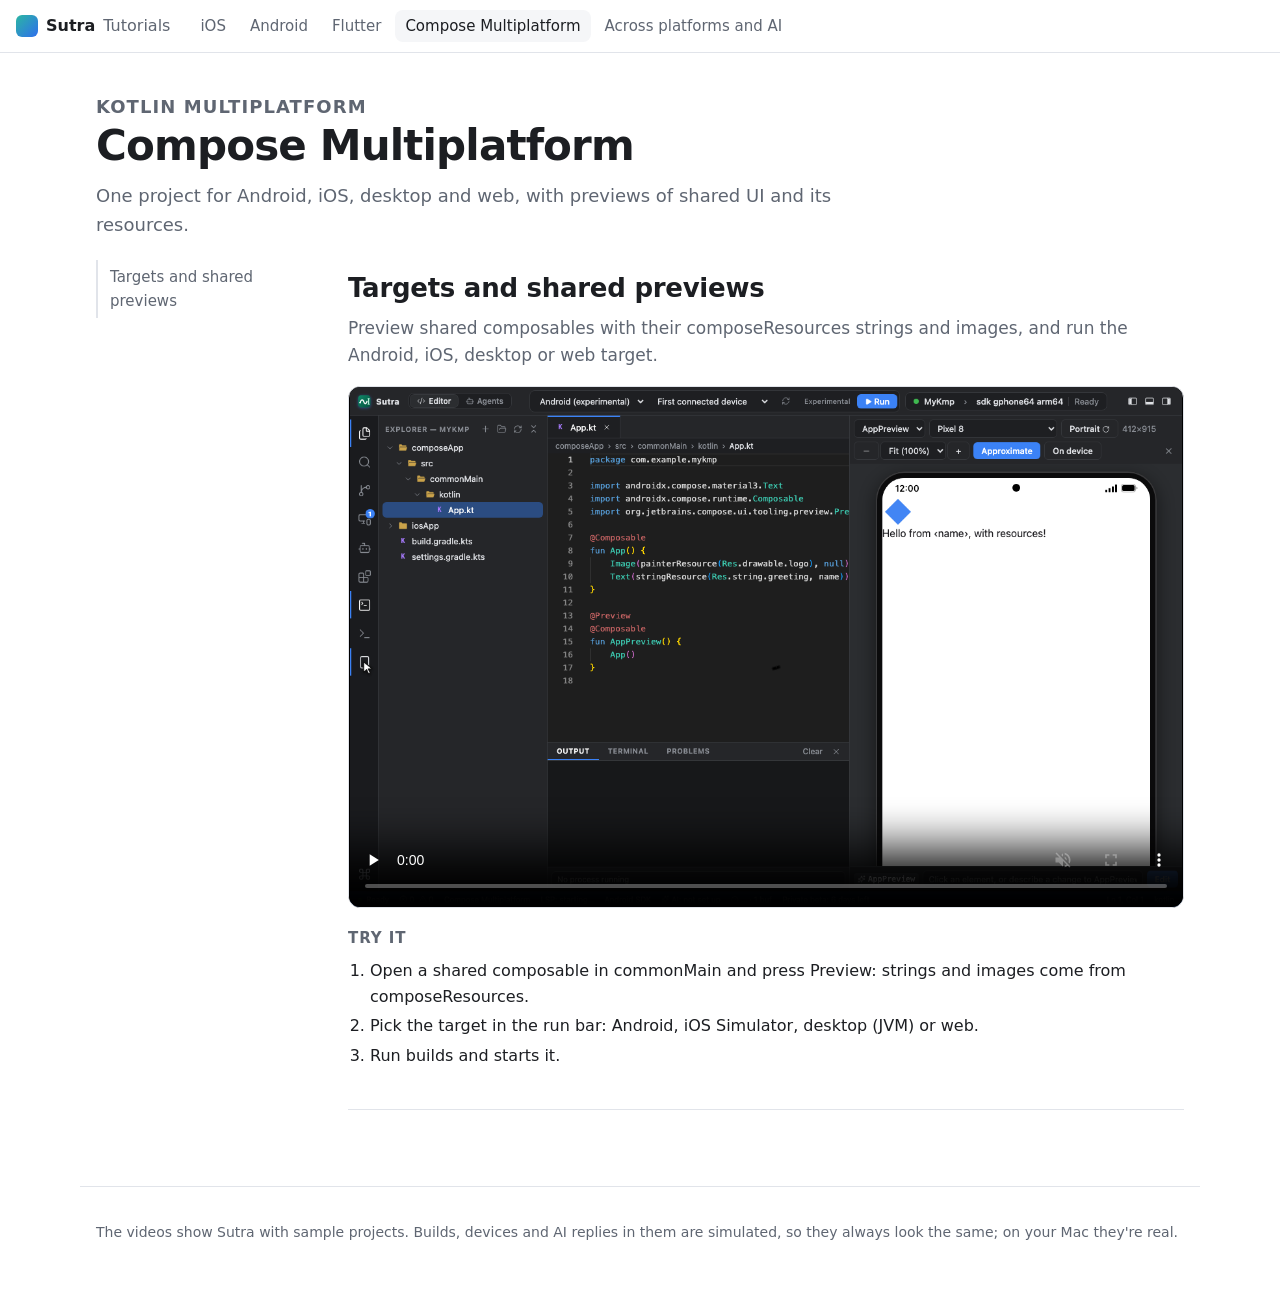
<file: multiplatform.html>
<!doctype html>
<html lang="en">
<head>
<meta charset="utf-8">
<meta name="viewport" content="width=device-width, initial-scale=1">
<title>Compose Multiplatform · Sutra Tutorials</title>
<meta name="description" content="One IDE for SwiftUI, Jetpack Compose, Flutter and Compose Multiplatform">
<link rel="stylesheet" href="style.css">
</head>
<body>
<nav class="nav" aria-label="Platforms">
  <a class="brand" href="index.html"><span class="logo" aria-hidden="true"></span>Sutra <span>Tutorials</span></a>
  <div class="links"><a href="ios.html">iOS</a><a href="android.html">Android</a><a href="flutter.html">Flutter</a><a href="multiplatform.html" aria-current="page">Compose Multiplatform</a><a href="cross-platform.html">Across platforms and AI</a></div>
</nav>
<main>
<header class="hero small">
  <p class="eyebrow">Kotlin Multiplatform</p>
  <h1>Compose Multiplatform</h1>
  <p>One project for Android, iOS, desktop and web, with previews of shared UI and its resources.</p>
</header>
<div class="layout">
  <aside class="toc" aria-label="On this page"><ol><li><a href="#kmp-targets">Targets and shared previews</a></li></ol></aside>
  <div class="features">
    <article class="feature" id="kmp-targets">
      <h2><a href="#kmp-targets">Targets and shared previews</a></h2>
      <p class="summary">Preview shared composables with their composeResources strings and images, and run the Android, iOS, desktop or web target.</p>
      <figure class="video">
  <video controls muted playsinline preload="none" poster="media/kmp-targets.png" aria-label="Targets and shared previews demo">
    <source src="media/kmp-targets.webm" type="video/webm">
    <a href="media/kmp-targets.webm">Download the Targets and shared previews video</a>
  </video>
</figure>
      <h3>Try it</h3>
      <ol class="steps"><li>Open a shared composable in commonMain and press Preview: strings and images come from composeResources.</li><li>Pick the target in the run bar: Android, iOS Simulator, desktop (JVM) or web.</li><li>Run builds and starts it.</li></ol>
    </article>
  </div>
</div>
</main>
<footer class="foot"><p>The videos show Sutra with sample projects. Builds, devices and AI replies in them are simulated, so they always look the same; on your Mac they're real.</p></footer>
</body>
</html>
</file>
<file: style.css>
:root {
  --bg: #ffffff; --panel: #f5f6f8; --text: #1c1e22; --muted: #5f6672; --border: #e1e4ea; --accent: #2f6fed; --accent-text: #fff;
  color-scheme: light dark;
}
@media (prefers-color-scheme: dark) {
  :root { --bg: #15171c; --panel: #1e2128; --text: #e7e9ee; --muted: #9aa1ad; --border: #2c3039; --accent: #5b8cff; }
}
* { box-sizing: border-box; }
body { margin: 0; background: var(--bg); color: var(--text); font: 16px/1.6 system-ui, -apple-system, "Segoe UI", sans-serif; }
a { color: var(--accent); }
main { max-width: 1120px; margin: 0 auto; padding: 0 16px 48px; }
.nav { position: sticky; top: 0; z-index: 2; display: flex; align-items: center; gap: 20px; padding: 10px 16px; background: color-mix(in srgb, var(--bg) 88%, transparent); backdrop-filter: blur(8px); border-bottom: 1px solid var(--border); flex-wrap: wrap; }
.brand { display: flex; align-items: center; gap: 8px; font-weight: 700; color: var(--text); text-decoration: none; }
.brand span:last-child { color: var(--muted); font-weight: 500; }
.logo { width: 22px; height: 22px; border-radius: 6px; background: linear-gradient(135deg, #2bb6a3, #2f6fed); }
.links { display: flex; gap: 4px; flex-wrap: wrap; }
.links a { padding: 4px 10px; border-radius: 8px; color: var(--muted); text-decoration: none; font-size: 15px; }
.links a:hover, .links a[aria-current] { background: var(--panel); color: var(--text); }
.hero { padding: 56px 0 28px; max-width: 760px; }
.hero h1 { font-size: clamp(28px, 4vw, 42px); line-height: 1.15; margin: 0 0 12px; letter-spacing: -0.02em; }
.hero p { color: var(--muted); font-size: 18px; margin: 0; }
.hero.small { padding: 40px 0 20px; }
.eyebrow { display: block; color: var(--accent); font-size: 13px; font-weight: 600; text-transform: uppercase; letter-spacing: .06em; margin: 0 0 6px; }
.cards { display: grid; grid-template-columns: repeat(auto-fill, minmax(300px, 1fr)); gap: 18px; }
.card { display: flex; flex-direction: column; border: 1px solid var(--border); border-radius: 14px; overflow: hidden; background: var(--panel); color: var(--text); text-decoration: none; transition: transform .15s, box-shadow .15s; }
.card:hover { transform: translateY(-2px); box-shadow: 0 10px 30px rgba(0,0,0,.12); }
.card img { width: 100%; height: auto; display: block; border-bottom: 1px solid var(--border); }
.card-body { display: flex; flex-direction: column; gap: 6px; padding: 14px 16px 16px; }
.card-body strong { font-size: 19px; }
.card-body > span:not(.eyebrow) { color: var(--muted); font-size: 15px; }
.card-body .count { color: var(--accent); font-weight: 600; margin-top: 4px; }
.layout { display: grid; grid-template-columns: 220px minmax(0, 1fr); gap: 32px; align-items: start; }
.toc { position: sticky; top: 64px; }
.toc ol { list-style: none; margin: 0; padding: 0; border-left: 2px solid var(--border); }
.toc a { display: block; padding: 5px 12px; color: var(--muted); text-decoration: none; font-size: 15px; }
.toc a:hover { color: var(--text); }
.feature { padding: 8px 0 36px; border-bottom: 1px solid var(--border); margin-bottom: 28px; scroll-margin-top: 70px; }
.feature h2 { margin: 0 0 6px; font-size: 26px; letter-spacing: -0.01em; }
.feature h2 a { color: var(--text); text-decoration: none; }
.summary { color: var(--muted); font-size: 17px; margin: 0 0 16px; }
.video { margin: 0 0 18px; }
.video video { width: 100%; height: auto; aspect-ratio: 16 / 10; border-radius: 12px; border: 1px solid var(--border); background: #000; display: block; }
.feature h3 { font-size: 15px; text-transform: uppercase; letter-spacing: .06em; color: var(--muted); margin: 0 0 8px; }
.steps { margin: 0; padding-left: 22px; }
.steps li { margin: 4px 0; }
.foot { max-width: 1120px; margin: 0 auto; padding: 20px 16px 40px; color: var(--muted); font-size: 14px; border-top: 1px solid var(--border); }
@media (max-width: 760px) {
  .layout { grid-template-columns: 1fr; }
  .toc { position: static; }
  .hero { padding-top: 32px; }
}
</file>
